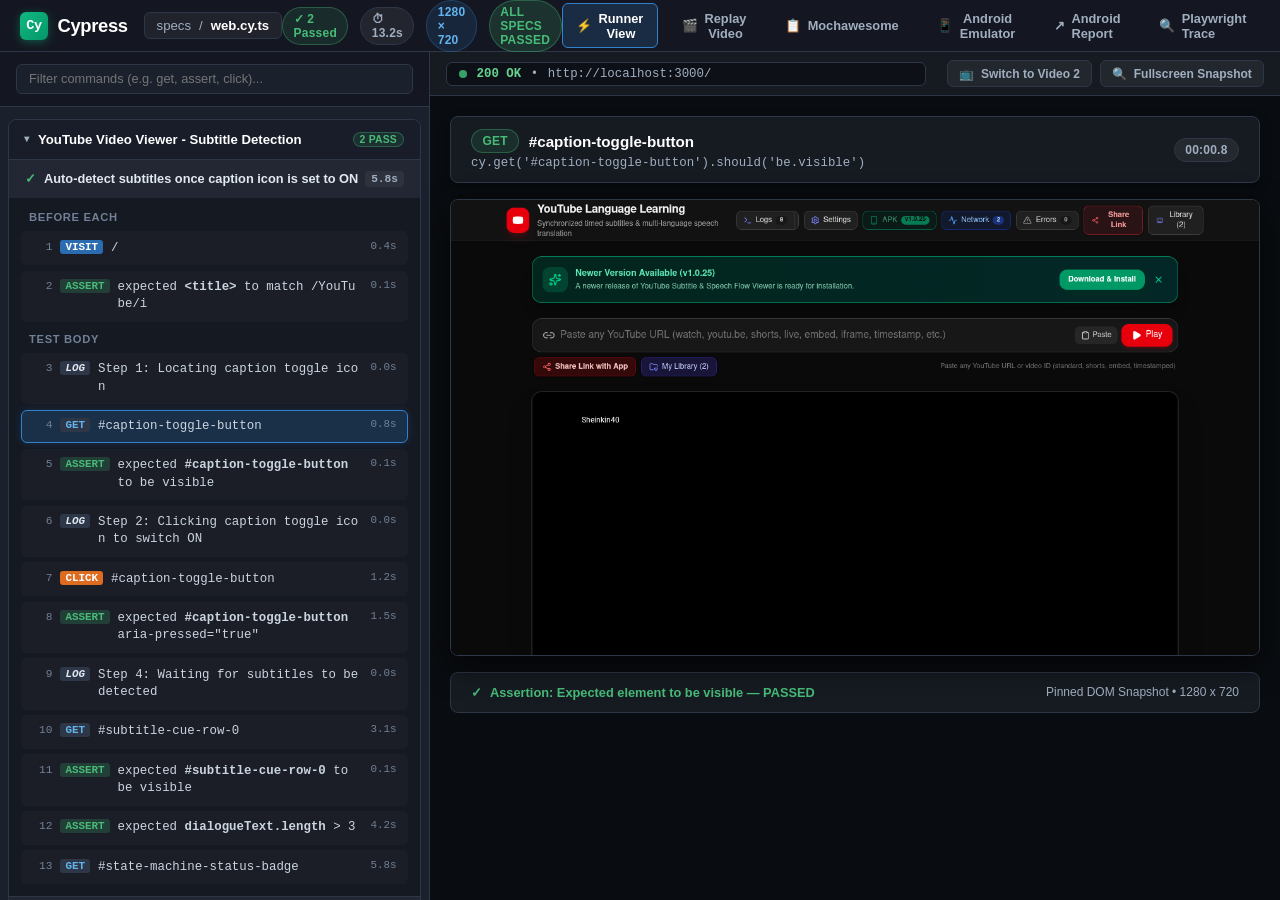
<file: index.html>
<!DOCTYPE html>
<html lang="en">
<head>
  <meta charset="UTF-8">
  <meta name="viewport" content="width=device-width, initial-scale=1.0">
  <title>Cypress Test Runner - YouTube Video Viewer E2E Presentation</title>
  <style>
    :root {
      --cy-bg: #171923;
      --cy-sidebar-bg: #1a202c;
      --cy-header-bg: #141721;
      --cy-border: #2d3748;
      --cy-card: #232a3b;
      --cy-hover: #2d3748;
      --cy-active: #2b6cb0;
      --cy-blue: #3182ce;
      --cy-blue-light: #63b3ed;
      --cy-green: #38a169;
      --cy-green-light: #48bb78;
      --cy-green-bg: rgba(56, 161, 105, 0.15);
      --cy-red: #e53e3e;
      --cy-text: #f7fafc;
      --cy-text-muted: #a0aec0;
      --cy-text-dim: #718096;
      --cy-code-bg: #11141c;
      --font-mono: SFMono-Regular, Menlo, Monaco, Consolas, "Liberation Mono", "Courier New", monospace;
      --font-sans: -apple-system, BlinkMacSystemFont, "Segoe UI", Roboto, Helvetica, Arial, sans-serif;
    }

    * { box-sizing: border-box; margin: 0; padding: 0; }
    body {
      background-color: var(--cy-bg);
      color: var(--cy-text);
      font-family: var(--font-sans);
      height: 100vh;
      overflow: hidden;
      display: flex;
      flex-direction: column;
    }

    /* CYPRESS TOP HEADER */
    .cypress-header {
      background: var(--cy-header-bg);
      border-bottom: 1px solid var(--cy-border);
      height: 52px;
      display: flex;
      align-items: center;
      justify-content: space-between;
      padding: 0 1.25rem;
      user-select: none;
      z-index: 20;
    }

    .header-left {
      display: flex;
      align-items: center;
      gap: 1rem;
    }

    .cypress-brand {
      display: flex;
      align-items: center;
      gap: 0.6rem;
      font-weight: 800;
      font-size: 1.15rem;
      letter-spacing: -0.02em;
      color: #fff;
    }

    .cy-logo-icon {
      width: 28px;
      height: 28px;
      background: linear-gradient(135deg, #10b981 0%, #059669 100%);
      color: #fff;
      border-radius: 6px;
      display: flex;
      align-items: center;
      justify-content: center;
      font-size: 0.85rem;
      font-weight: 900;
      font-family: var(--font-mono);
      box-shadow: 0 2px 8px rgba(16, 185, 129, 0.4);
    }

    .spec-breadcrumb {
      display: flex;
      align-items: center;
      gap: 0.5rem;
      font-size: 0.825rem;
      background: rgba(255, 255, 255, 0.05);
      padding: 0.3rem 0.75rem;
      border-radius: 6px;
      border: 1px solid var(--cy-border);
      color: var(--cy-text-muted);
    }
    .spec-breadcrumb strong { color: #fff; }

    .header-center {
      display: flex;
      align-items: center;
      gap: 0.75rem;
    }

    .cy-pill {
      display: inline-flex;
      align-items: center;
      gap: 0.4rem;
      padding: 0.25rem 0.65rem;
      border-radius: 9999px;
      font-size: 0.75rem;
      font-weight: 700;
      letter-spacing: 0.02em;
    }

    .pill-pass {
      background: var(--cy-green-bg);
      color: var(--cy-green-light);
      border: 1px solid rgba(72, 187, 120, 0.35);
    }

    .pill-duration {
      background: rgba(255, 255, 255, 0.06);
      color: var(--cy-text-muted);
      border: 1px solid var(--cy-border);
    }

    .pill-viewport {
      background: rgba(49, 130, 206, 0.15);
      color: var(--cy-blue-light);
      border: 1px solid rgba(49, 130, 206, 0.3);
    }

    .header-right {
      display: flex;
      align-items: center;
      gap: 0.6rem;
    }

    .nav-btn {
      display: inline-flex;
      align-items: center;
      gap: 0.4rem;
      padding: 0.4rem 0.85rem;
      border-radius: 6px;
      font-size: 0.8rem;
      font-weight: 600;
      color: var(--cy-text-muted);
      background: transparent;
      border: 1px solid transparent;
      cursor: pointer;
      transition: all 0.15s ease-in-out;
      text-decoration: none;
    }

    .nav-btn:hover {
      color: #fff;
      background: rgba(255, 255, 255, 0.06);
    }

    .nav-btn.active {
      color: #fff;
      background: rgba(49, 130, 206, 0.2);
      border-color: var(--cy-blue);
    }

    /* MAIN CONTAINER: SIDEBAR + STAGE */
    .cypress-layout {
      display: grid;
      grid-template-columns: 430px 1fr;
      height: calc(100vh - 52px);
      overflow: hidden;
    }

    @media (max-width: 1024px) {
      .cypress-layout {
        grid-template-columns: 360px 1fr;
      }
    }

    /* CYPRESS COMMAND LOG (SIDEBAR) */
    .cypress-sidebar {
      background: var(--cy-sidebar-bg);
      border-right: 1px solid var(--cy-border);
      display: flex;
      flex-direction: column;
      height: 100%;
      overflow: hidden;
    }

    .sidebar-search-bar {
      padding: 0.75rem 1rem;
      border-bottom: 1px solid var(--cy-border);
      display: flex;
      align-items: center;
      gap: 0.5rem;
      background: #141721;
    }

    .sidebar-search-bar input {
      width: 100%;
      background: #1a202c;
      border: 1px solid var(--cy-border);
      color: #fff;
      padding: 0.4rem 0.75rem;
      border-radius: 6px;
      font-size: 0.8rem;
      outline: none;
    }

    .sidebar-search-bar input:focus {
      border-color: var(--cy-blue);
    }

    .command-log-scroll {
      flex: 1;
      overflow-y: auto;
      padding: 0.75rem 0.5rem;
    }

    /* SUITE ACCORDION */
    .suite-card {
      margin-bottom: 0.75rem;
      border: 1px solid var(--cy-border);
      border-radius: 8px;
      background: rgba(255, 255, 255, 0.02);
      overflow: hidden;
    }

    .suite-header {
      padding: 0.75rem 1rem;
      background: #181d29;
      display: flex;
      align-items: center;
      justify-content: space-between;
      cursor: pointer;
      font-size: 0.825rem;
      font-weight: 700;
      color: #fff;
      border-bottom: 1px solid var(--cy-border);
      user-select: none;
    }

    .suite-header:hover {
      background: #202737;
    }

    .suite-title {
      display: flex;
      align-items: center;
      gap: 0.5rem;
    }

    .suite-toggle-icon {
      font-size: 0.65rem;
      color: var(--cy-text-muted);
      transition: transform 0.2s;
    }

    .suite-toggle-icon.open {
      transform: rotate(90deg);
    }

    /* TEST ITEM */
    .test-card {
      border-bottom: 1px solid var(--cy-border);
    }
    .test-card:last-child {
      border-bottom: none;
    }

    .test-header-bar {
      padding: 0.65rem 1rem;
      background: rgba(255, 255, 255, 0.015);
      display: flex;
      align-items: center;
      justify-content: space-between;
      cursor: pointer;
      font-size: 0.8rem;
      font-weight: 600;
      color: #e2e8f0;
      user-select: none;
      transition: background 0.15s;
    }

    .test-header-bar:hover {
      background: rgba(255, 255, 255, 0.04);
    }

    .test-title-text {
      display: flex;
      align-items: center;
      gap: 0.5rem;
      line-height: 1.35;
    }

    .test-check-icon {
      color: var(--cy-green-light);
      font-weight: 900;
    }

    .test-duration-badge {
      font-size: 0.7rem;
      font-family: var(--font-mono);
      color: var(--cy-text-muted);
      padding: 2px 6px;
      background: rgba(255, 255, 255, 0.05);
      border-radius: 4px;
    }

    /* COMMAND SECTION */
    .test-commands-wrapper {
      padding: 0.5rem 0.75rem 0.75rem;
      background: #151922;
      display: flex;
      flex-direction: column;
      gap: 0.35rem;
    }

    .command-hook-label {
      font-size: 0.7rem;
      font-weight: 800;
      text-transform: uppercase;
      letter-spacing: 0.06em;
      color: var(--cy-text-dim);
      padding: 0.35rem 0.5rem 0.15rem;
    }

    /* INDIVIDUAL COMMAND ROW */
    .cy-command-row {
      display: flex;
      align-items: flex-start;
      gap: 0.5rem;
      padding: 0.45rem 0.65rem;
      border-radius: 6px;
      font-size: 0.775rem;
      font-family: var(--font-mono);
      background: rgba(255, 255, 255, 0.025);
      border: 1px solid transparent;
      cursor: pointer;
      transition: all 0.15s;
    }

    .cy-command-row:hover {
      background: rgba(49, 130, 206, 0.1);
      border-color: rgba(49, 130, 206, 0.3);
    }

    .cy-command-row.active {
      background: rgba(49, 130, 206, 0.22);
      border-color: var(--cy-blue);
      box-shadow: 0 0 10px rgba(49, 130, 206, 0.2);
    }

    .cmd-num {
      color: var(--cy-text-dim);
      min-width: 20px;
      text-align: right;
      font-size: 0.7rem;
      user-select: none;
      padding-top: 1px;
    }

    .cmd-type {
      font-weight: 700;
      padding: 1px 5px;
      border-radius: 3px;
      font-size: 0.68rem;
      text-transform: uppercase;
    }

    .type-visit { background: #2b6cb0; color: #fff; }
    .type-get { background: #2d3748; color: #63b3ed; }
    .type-assert { background: rgba(56, 161, 105, 0.25); color: #48bb78; }
    .type-click { background: #dd6b20; color: #fff; }
    .type-type { background: #805ad5; color: #fff; }
    .type-log { background: #2d3748; color: #e2e8f0; font-style: italic; }
    .type-shot { background: #d69e2e; color: #1a202c; }

    .cmd-message {
      flex: 1;
      color: #cbd5e0;
      word-break: break-all;
      line-height: 1.4;
    }

    .cmd-time {
      color: var(--cy-text-dim);
      font-size: 0.68rem;
    }

    /* STAGE VIEW (RIGHT PANE) */
    .cypress-stage {
      display: flex;
      flex-direction: column;
      height: 100%;
      background: #0d1117;
      overflow: hidden;
    }

    /* URL / STAGE TOOLBAR */
    .stage-toolbar {
      background: #161b22;
      border-bottom: 1px solid var(--cy-border);
      height: 44px;
      display: flex;
      align-items: center;
      justify-content: space-between;
      padding: 0 1rem;
    }

    .stage-url-box {
      display: flex;
      align-items: center;
      gap: 0.6rem;
      background: #0d1117;
      border: 1px solid var(--cy-border);
      padding: 0.25rem 0.75rem;
      border-radius: 6px;
      font-size: 0.775rem;
      font-family: var(--font-mono);
      color: var(--cy-text-muted);
      width: 480px;
      max-width: 60%;
    }

    .stage-url-box .status-dot {
      width: 8px;
      height: 8px;
      border-radius: 50%;
      background: var(--cy-green);
    }

    .stage-controls {
      display: flex;
      align-items: center;
      gap: 0.5rem;
    }

    .stage-btn {
      background: rgba(255, 255, 255, 0.05);
      border: 1px solid var(--cy-border);
      color: var(--cy-text-muted);
      padding: 0.35rem 0.7rem;
      border-radius: 6px;
      font-size: 0.75rem;
      font-weight: 600;
      cursor: pointer;
      display: flex;
      align-items: center;
      gap: 0.4rem;
      transition: all 0.15s;
    }

    .stage-btn:hover {
      background: rgba(255, 255, 255, 0.1);
      color: #fff;
    }

    .stage-btn.active {
      background: var(--cy-blue);
      color: #fff;
      border-color: var(--cy-blue);
    }

    /* STAGE CONTENT AREA */
    .stage-content-area {
      flex: 1;
      overflow: auto;
      padding: 1.25rem;
      display: flex;
      flex-direction: column;
      align-items: center;
      justify-content: flex-start;
      background: #090c10;
    }

    /* TIME TRAVEL SNAPSHOT VIEW */
    .snapshot-viewer {
      width: 100%;
      max-width: 1100px;
      display: flex;
      flex-direction: column;
      gap: 1rem;
    }

    .snapshot-header-card {
      background: #161b22;
      border: 1px solid var(--cy-border);
      border-radius: 8px;
      padding: 0.75rem 1.25rem;
      display: flex;
      align-items: center;
      justify-content: space-between;
      box-shadow: 0 4px 12px rgba(0,0,0,0.3);
    }

    .snapshot-info-left h3 {
      font-size: 0.95rem;
      font-weight: 700;
      color: #fff;
      display: flex;
      align-items: center;
      gap: 0.6rem;
    }

    .snapshot-info-left p {
      font-size: 0.775rem;
      color: var(--cy-text-muted);
      margin-top: 0.2rem;
      font-family: var(--font-mono);
    }

    .snapshot-frame-wrap {
      position: relative;
      background: #000;
      border: 1px solid var(--cy-border);
      border-radius: 8px;
      overflow: hidden;
      box-shadow: 0 10px 30px rgba(0,0,0,0.6);
      cursor: zoom-in;
    }

    .snapshot-frame-wrap img {
      width: 100%;
      height: auto;
      display: block;
      transition: transform 0.2s;
    }

    .snapshot-highlight-box {
      position: absolute;
      border: 2px solid #ef4444;
      background: rgba(239, 68, 68, 0.2);
      border-radius: 4px;
      pointer-events: none;
      transition: all 0.2s ease-out;
      box-shadow: 0 0 12px rgba(239, 68, 68, 0.6);
      display: none;
    }

    .snapshot-highlight-tag {
      position: absolute;
      top: -22px;
      left: 0;
      background: #ef4444;
      color: #fff;
      font-size: 0.65rem;
      font-family: var(--font-mono);
      font-weight: 700;
      padding: 1px 6px;
      border-radius: 3px;
      white-space: nowrap;
    }

    .snapshot-footer-meta {
      background: #161b22;
      border: 1px solid var(--cy-border);
      border-radius: 8px;
      padding: 0.75rem 1.25rem;
      display: flex;
      align-items: center;
      justify-content: space-between;
      font-size: 0.8rem;
    }

    .snapshot-assertion-status {
      display: flex;
      align-items: center;
      gap: 0.5rem;
      color: var(--cy-green-light);
      font-weight: 600;
    }

    /* VIDEO PLAYER VIEW */
    .video-viewer-panel {
      width: 100%;
      max-width: 1100px;
      display: none;
      flex-direction: column;
      gap: 1.25rem;
    }

    .video-card-container {
      background: #161b22;
      border: 1px solid var(--cy-border);
      border-radius: 10px;
      overflow: hidden;
      box-shadow: 0 10px 30px rgba(0,0,0,0.6);
    }

    .video-card-container video {
      width: 100%;
      height: auto;
      display: block;
      background: #000;
    }

    .video-timeline-chapters {
      background: #161b22;
      border: 1px solid var(--cy-border);
      border-radius: 8px;
      padding: 1rem 1.25rem;
    }

    .chapters-title {
      font-size: 0.85rem;
      font-weight: 700;
      color: #fff;
      margin-bottom: 0.75rem;
      display: flex;
      align-items: center;
      gap: 0.5rem;
    }

    .chapter-buttons-grid {
      display: grid;
      grid-template-columns: repeat(auto-fit, minmax(180px, 1fr));
      gap: 0.6rem;
    }

    .chapter-btn {
      background: rgba(255, 255, 255, 0.03);
      border: 1px solid var(--cy-border);
      border-radius: 6px;
      padding: 0.5rem 0.75rem;
      color: var(--cy-text);
      font-size: 0.75rem;
      font-weight: 600;
      text-align: left;
      cursor: pointer;
      display: flex;
      flex-direction: column;
      gap: 0.2rem;
      transition: all 0.15s;
    }

    .chapter-btn:hover {
      background: rgba(49, 130, 206, 0.15);
      border-color: var(--cy-blue);
    }

    .chapter-step-num {
      color: var(--cy-green-light);
      font-size: 0.68rem;
      font-weight: 800;
    }

    /* MOCHAWESOME & ANDROID VIEW PANELS */
    .mochawesome-panel {
      width: 100%;
      height: 100%;
      min-height: calc(100vh - 140px);
      flex: 1;
      display: none;
    }

    .mochawesome-panel iframe {
      width: 100%;
      height: 100%;
      min-height: calc(100vh - 140px);
      border: none;
      border-radius: 8px;
    }

    /* LIGHTBOX MODAL */
    .lightbox-modal {
      display: none;
      position: fixed;
      inset: 0;
      background: rgba(0, 0, 0, 0.9);
      backdrop-filter: blur(8px);
      z-index: 1000;
      padding: 2rem;
      align-items: center;
      justify-content: center;
      flex-direction: column;
    }
    .lightbox-modal.open {
      display: flex;
    }
    .lightbox-content {
      max-width: 95vw;
      max-height: 85vh;
      border-radius: 8px;
      border: 1px solid var(--cy-border);
      box-shadow: 0 20px 60px rgba(0,0,0,0.8);
      object-fit: contain;
    }
    .lightbox-caption {
      margin-top: 1rem;
      font-size: 0.95rem;
      font-weight: 600;
      color: #f7fafc;
      font-family: var(--font-mono);
    }
    .lightbox-close {
      position: absolute;
      top: 1.5rem;
      right: 2rem;
      font-size: 2rem;
      color: #fff;
      cursor: pointer;
      background: rgba(255, 255, 255, 0.1);
      width: 44px;
      height: 44px;
      border-radius: 50%;
      display: flex;
      align-items: center;
      justify-content: center;
      transition: background 0.2s;
    }
    .lightbox-close:hover {
      background: rgba(255, 255, 255, 0.25);
    }
  </style>
</head>
<body>

  <!-- TOP HEADER -->
  <header class="cypress-header">
    <div class="header-left">
      <div class="cypress-brand">
        <div class="cy-logo-icon">Cy</div>
        <span>Cypress</span>
      </div>
      <div class="spec-breadcrumb">
        <span>specs</span>
        <span>/</span>
        <strong>web.cy.ts</strong>
      </div>
    </div>

    <div class="header-center">
      <span class="cy-pill pill-pass">✓ 2 Passed</span>
      <span class="cy-pill pill-duration">⏱ 13.2s</span>
      <span class="cy-pill pill-viewport">1280 × 720</span>
      <span class="cy-pill pill-pass" style="background: rgba(56, 161, 105, 0.2);">ALL SPECS PASSED</span>
    </div>

    <div class="header-right">
      <button class="nav-btn active" id="btn-view-runner" onclick="setMainView('runner')">
        <span>⚡</span> Runner View
      </button>
      <button class="nav-btn" id="btn-view-video" onclick="setMainView('video')">
        <span>🎬</span> Replay Video
      </button>
      <button class="nav-btn" id="btn-view-mochawesome" onclick="setMainView('mochawesome')">
        <span>📋</span> Mochawesome
      </button>
      <button class="nav-btn" id="btn-view-android" onclick="setMainView('android')">
        <span>📱</span> Android Emulator
      </button>
      <a href="android-emulator-report.html" class="nav-btn" target="_blank" title="Open full Android Emulator Report">
        <span>↗</span> Android Report
      </a>
      <a href="playwright/index.html" class="nav-btn" target="_blank">
        <span>🔍</span> Playwright Trace
      </a>
      <a href="demo/index.html" class="nav-btn" target="_blank" title="Open Isolated Hebrew Subtitles Mini Demo Sandbox">
        <span>🎯</span> Hebrew Mini Demo
      </a>
      <a href="app/index.html" class="nav-btn" target="_blank" title="Open Live Web Application">
        <span>🌐</span> Live App
      </a>
    </div>
  </header>

  <!-- MAIN 2-COLUMN CYPRESS LAYOUT -->
  <main class="cypress-layout">

    <!-- LEFT SIDEBAR: CYPRESS COMMAND LOG -->
    <aside class="cypress-sidebar">
      <div class="sidebar-search-bar">
        <input type="text" id="command-filter" placeholder="Filter commands (e.g. get, assert, click)..." oninput="filterCommands()">
      </div>

      <div class="command-log-scroll">
        <!-- TEST SUITE -->
        <div class="suite-card">
          <div class="suite-header" onclick="toggleSuite('suite-1')">
            <div class="suite-title">
              <span class="suite-toggle-icon open" id="suite-1-arrow">&#9656;</span>
              <span>YouTube Video Viewer - Subtitle Detection</span>
            </div>
            <span class="cy-pill pill-pass" style="font-size: 0.65rem; padding: 1px 6px;">2 PASS</span>
          </div>

          <div id="suite-1-body">
            <!-- TEST 1 -->
            <div class="test-card">
              <div class="test-header-bar" onclick="selectTest(1)">
                <div class="test-title-text">
                  <span class="test-check-icon">✓</span>
                  <span>Auto-detect subtitles once caption icon is set to ON</span>
                </div>
                <span class="test-duration-badge">5.8s</span>
              </div>

              <div class="test-commands-wrapper" id="test-1-commands">
                <div class="command-hook-label">BEFORE EACH</div>
                
                <div class="cy-command-row" onclick="inspectStep(1, 0, 'assets/test1-step1.png', 'visit', '/', 'Navigated to application root', null)">
                  <span class="cmd-num">1</span>
                  <span class="cmd-type type-visit">VISIT</span>
                  <span class="cmd-message">/</span>
                  <span class="cmd-time">0.4s</span>
                </div>

                <div class="cy-command-row" onclick="inspectStep(1, 0, 'assets/test1-step1.png', 'assert', 'expected <title> to match /YouTube/i', 'Title matched regular expression', null)">
                  <span class="cmd-num">2</span>
                  <span class="cmd-type type-assert">ASSERT</span>
                  <span class="cmd-message">expected <strong>&lt;title&gt;</strong> to match /YouTube/i</span>
                  <span class="cmd-time">0.1s</span>
                </div>

                <div class="command-hook-label">TEST BODY</div>

                <!-- STEP 1 -->
                <div class="cy-command-row" onclick="inspectStep(1, 1, 'assets/test1-step1.png', 'log', 'Step 1: Locating caption toggle icon on the video player', 'Starting Step 1', null)">
                  <span class="cmd-num">3</span>
                  <span class="cmd-type type-log">LOG</span>
                  <span class="cmd-message">Step 1: Locating caption toggle icon</span>
                  <span class="cmd-time">0.0s</span>
                </div>

                <div class="cy-command-row active" id="cmd-1-1" onclick="inspectStep(1, 1, 'assets/test1-step1.png', 'get', '#caption-toggle-button', 'Found element in DOM', {top: '48%', left: '72%', width: '42px', height: '36px', tag: 'button#caption-toggle-button'})">
                  <span class="cmd-num">4</span>
                  <span class="cmd-type type-get">GET</span>
                  <span class="cmd-message">#caption-toggle-button</span>
                  <span class="cmd-time">0.8s</span>
                </div>

                <div class="cy-command-row" onclick="inspectStep(1, 1, 'assets/test1-step1.png', 'assert', 'expected #caption-toggle-button to be visible', 'Element is visible in viewport', {top: '48%', left: '72%', width: '42px', height: '36px', tag: 'button#caption-toggle-button'})">
                  <span class="cmd-num">5</span>
                  <span class="cmd-type type-assert">ASSERT</span>
                  <span class="cmd-message">expected <strong>#caption-toggle-button</strong> to be visible</span>
                  <span class="cmd-time">0.1s</span>
                </div>

                <!-- STEP 2 -->
                <div class="cy-command-row" onclick="inspectStep(1, 2, 'assets/test1-step2.png', 'log', 'Step 2: Checking caption toggle initial state and click', 'Checking initial state', null)">
                  <span class="cmd-num">6</span>
                  <span class="cmd-type type-log">LOG</span>
                  <span class="cmd-message">Step 2: Clicking caption toggle icon to switch ON</span>
                  <span class="cmd-time">0.0s</span>
                </div>

                <div class="cy-command-row" id="cmd-1-2" onclick="inspectStep(1, 2, 'assets/test1-step2.png', 'click', '#caption-toggle-button', 'Dispatched native click event', {top: '48%', left: '72%', width: '42px', height: '36px', tag: 'button#caption-toggle-button'})">
                  <span class="cmd-num">7</span>
                  <span class="cmd-type type-click">CLICK</span>
                  <span class="cmd-message">#caption-toggle-button</span>
                  <span class="cmd-time">1.2s</span>
                </div>

                <!-- STEP 3 -->
                <div class="cy-command-row" id="cmd-1-3" onclick="inspectStep(1, 3, 'assets/test1-step3.png', 'assert', 'expected #caption-toggle-button to have attribute aria-pressed with the value true', 'Attribute assertion verified', {top: '48%', left: '72%', width: '42px', height: '36px', tag: 'button[aria-pressed=true]'})">
                  <span class="cmd-num">8</span>
                  <span class="cmd-type type-assert">ASSERT</span>
                  <span class="cmd-message">expected <strong>#caption-toggle-button</strong> aria-pressed="true"</span>
                  <span class="cmd-time">1.5s</span>
                </div>

                <!-- STEP 4 -->
                <div class="cy-command-row" onclick="inspectStep(1, 4, 'assets/test1-step4.png', 'log', 'Step 4: Waiting for subtitles to be detected and rendered', 'Polling for subtitle cues in DOM', null)">
                  <span class="cmd-num">9</span>
                  <span class="cmd-type type-log">LOG</span>
                  <span class="cmd-message">Step 4: Waiting for subtitles to be detected</span>
                  <span class="cmd-time">0.0s</span>
                </div>

                <div class="cy-command-row" id="cmd-1-4" onclick="inspectStep(1, 4, 'assets/test1-step4.png', 'get', '#subtitle-cue-row-0', 'Subtitle container element detected', {top: '64%', left: '15%', width: '70%', height: '80px', tag: '#subtitle-cue-row-0'})">
                  <span class="cmd-num">10</span>
                  <span class="cmd-type type-get">GET</span>
                  <span class="cmd-message">#subtitle-cue-row-0</span>
                  <span class="cmd-time">3.1s</span>
                </div>

                <div class="cy-command-row" onclick="inspectStep(1, 4, 'assets/test1-step4.png', 'assert', 'expected #subtitle-cue-row-0 to be visible', 'First cue row successfully displayed', {top: '64%', left: '15%', width: '70%', height: '80px', tag: '#subtitle-cue-row-0'})">
                  <span class="cmd-num">11</span>
                  <span class="cmd-type type-assert">ASSERT</span>
                  <span class="cmd-message">expected <strong>#subtitle-cue-row-0</strong> to be visible</span>
                  <span class="cmd-time">0.1s</span>
                </div>

                <!-- STEP 5 -->
                <div class="cy-command-row" id="cmd-1-5" onclick="inspectStep(1, 5, 'assets/test1-step5.png', 'assert', 'expected dialogueText.length to be greater than 3', 'Dialogue text length: 48 chars (Valid speech text)', {top: '68%', left: '20%', width: '60%', height: '40px', tag: '.subtitle-text'})">
                  <span class="cmd-num">12</span>
                  <span class="cmd-type type-assert">ASSERT</span>
                  <span class="cmd-message">expected <strong>dialogueText.length</strong> &gt; 3</span>
                  <span class="cmd-time">4.2s</span>
                </div>

                <!-- STEP 6 -->
                <div class="cy-command-row" id="cmd-1-6" onclick="inspectStep(1, 6, 'assets/test1-step6.png', 'get', '#state-machine-status-badge', 'Redux State Machine status validated', {top: '12px', right: '20px', width: '140px', height: '30px', tag: '#state-machine-status-badge'})">
                  <span class="cmd-num">13</span>
                  <span class="cmd-type type-get">GET</span>
                  <span class="cmd-message">#state-machine-status-badge</span>
                  <span class="cmd-time">5.8s</span>
                </div>
              </div>
            </div>

            <!-- TEST 2 -->
            <div class="test-card">
              <div class="test-header-bar" onclick="selectTest(2)">
                <div class="test-title-text">
                  <span class="test-check-icon">✓</span>
                  <span>Fetch subtitles when caption icon pressed after custom URL</span>
                </div>
                <span class="test-duration-badge">7.4s</span>
              </div>

              <div class="test-commands-wrapper" id="test-2-commands">
                <div class="command-hook-label">TEST BODY</div>

                <!-- TEST 2 STEP 1 -->
                <div class="cy-command-row" id="cmd-2-1" onclick="inspectStep(2, 1, 'assets/test2-step1.png', 'type', '#youtube-url-input', 'Input URL: https://www.youtube.com/watch?v=c0pUbsq9FLk', {top: '12%', left: '20%', width: '55%', height: '38px', tag: 'input#youtube-url-input'})">
                  <span class="cmd-num">1</span>
                  <span class="cmd-type type-type">TYPE</span>
                  <span class="cmd-message">https://www.youtube.com/watch?v=c0pUbsq9FLk</span>
                  <span class="cmd-time">1.1s</span>
                </div>

                <!-- TEST 2 STEP 2 -->
                <div class="cy-command-row" id="cmd-2-2" onclick="inspectStep(2, 2, 'assets/test2-step2.png', 'click', '#play-video-button', 'Cueing YouTube player with target URL', {top: '12%', left: '76%', width: '110px', height: '38px', tag: 'button#play-video-button'})">
                  <span class="cmd-num">2</span>
                  <span class="cmd-type type-click">CLICK</span>
                  <span class="cmd-message">#play-video-button</span>
                  <span class="cmd-time">1.9s</span>
                </div>

                <!-- TEST 2 STEP 3 -->
                <div class="cy-command-row" id="cmd-2-3" onclick="inspectStep(2, 3, 'assets/test2-step3.png', 'get', '#caption-toggle-button', 'Locate caption toggle button', {top: '48%', left: '72%', width: '42px', height: '36px', tag: 'button#caption-toggle-button'})">
                  <span class="cmd-num">3</span>
                  <span class="cmd-type type-get">GET</span>
                  <span class="cmd-message">#caption-toggle-button</span>
                  <span class="cmd-time">2.6s</span>
                </div>

                <!-- TEST 2 STEP 4 -->
                <div class="cy-command-row" id="cmd-2-4" onclick="inspectStep(2, 4, 'assets/test2-step4.png', 'click', '#caption-toggle-button', 'Activated caption icon -> aria-pressed=true', {top: '48%', left: '72%', width: '42px', height: '36px', tag: 'button#caption-toggle-button'})">
                  <span class="cmd-num">4</span>
                  <span class="cmd-type type-click">CLICK</span>
                  <span class="cmd-message">#caption-toggle-button (aria-pressed=true)</span>
                  <span class="cmd-time">3.4s</span>
                </div>

                <!-- TEST 2 STEP 5 -->
                <div class="cy-command-row" id="cmd-2-5" onclick="inspectStep(2, 5, 'assets/test2-step5.png', 'get', '#subtitle-cue-row-0', 'Fetched real subtitles for c0pUbsq9FLk', {top: '64%', left: '15%', width: '70%', height: '80px', tag: '#subtitle-cue-row-0'})">
                  <span class="cmd-num">5</span>
                  <span class="cmd-type type-get">GET</span>
                  <span class="cmd-message">#subtitle-cue-row-0</span>
                  <span class="cmd-time">5.7s</span>
                </div>

                <!-- TEST 2 STEP 6 -->
                <div class="cy-command-row" id="cmd-2-6" onclick="inspectStep(2, 6, 'assets/test2-step6.png', 'assert', 'expected dialogueText.length > 3', 'Verified dialogue text from custom video', {top: '68%', left: '20%', width: '60%', height: '40px', tag: '.subtitle-text'})">
                  <span class="cmd-num">6</span>
                  <span class="cmd-type type-assert">ASSERT</span>
                  <span class="cmd-message">expected <strong>dialogueText.length</strong> &gt; 3</span>
                  <span class="cmd-time">7.4s</span>
                </div>
              </div>
            </div>
          </div>
        </div>
      </div>
    </aside>

    <!-- RIGHT STAGE: APP VIEWPORT & ARTIFACT VIEWERS -->
    <section class="cypress-stage">
      <!-- ADDRESS BAR -->
      <div class="stage-toolbar">
        <div class="stage-url-box">
          <span class="status-dot"></span>
          <span style="color: #68d391; font-weight: 700;">200 OK</span>
          <span>&bull;</span>
          <span id="stage-url-display">http://localhost:3000/</span>
        </div>

        <div class="stage-controls">
          <button class="stage-btn" onclick="switchActiveTestVideo()">
            <span>📺</span> <span id="toggle-video-label">Switch to Video 2</span>
          </button>
          <button class="stage-btn" onclick="openActiveLightbox()">
            <span>🔍</span> Fullscreen Snapshot
          </button>
        </div>
      </div>

      <!-- VIEWPORT STAGE CONTAINER -->
      <div class="stage-content-area" id="stage-content-area">

        <!-- TIME TRAVEL SNAPSHOT PANEL -->
        <div class="snapshot-viewer" id="snapshot-panel">
          <div class="snapshot-header-card">
            <div class="snapshot-info-left">
              <h3 id="snapshot-title">
                <span class="cy-pill pill-pass" id="snapshot-badge">GET</span>
                <span id="snapshot-name">#caption-toggle-button</span>
              </h3>
              <p id="snapshot-subtext">cy.get('#caption-toggle-button').should('be.visible')</p>
            </div>
            <div>
              <span class="cy-pill pill-duration" id="snapshot-time-badge">00:00.8</span>
            </div>
          </div>

          <div class="snapshot-frame-wrap" onclick="openActiveLightbox()">
            <img id="snapshot-main-img" src="assets/test1-step1.png" alt="Cypress Time Travel Snapshot">
            
            <!-- ELEMENT HIGHLIGHT OVERLAY (CYPRESS INSPECTION BOX) -->
            <div class="snapshot-highlight-box" id="highlight-box">
              <span class="snapshot-highlight-tag" id="highlight-tag">#caption-toggle-button</span>
            </div>
          </div>

          <div class="snapshot-footer-meta">
            <div class="snapshot-assertion-status">
              <span>✓</span>
              <span id="snapshot-result-msg">Assertion: Expected element to be visible — PASSED</span>
            </div>
            <div style="color: var(--cy-text-muted); font-size: 0.75rem;">
              Pinned DOM Snapshot &bull; 1280 x 720
            </div>
          </div>
        </div>

        <!-- VIDEO EXECUTION PANEL -->
        <div class="video-viewer-panel" id="video-panel">
          <div class="video-card-container">
            <video id="cypress-main-video" controls autoplay loop muted playsinline poster="assets/test1-step6.png">
              <source src="assets/test1-video.webm" type="video/webm">
              <source src="assets/test1-video.mp4" type="video/mp4">
              Your browser does not support HTML5 video playback.
            </video>
          </div>

          <div class="video-timeline-chapters">
            <div class="chapters-title">
              <span>🎬</span>
              <span id="video-chapters-title">Execution Timeline Chapters (Test 1: Auto-Detect Captions)</span>
            </div>
            <div class="chapter-buttons-grid" id="chapter-buttons">
              <button class="chapter-btn" onclick="seekVideo(0.5, 'assets/test1-step1.png', 'Step 1: Locate caption toggle')">
                <span class="chapter-step-num">STEP 1 &bull; 0.5s</span>
                <span>Locate caption toggle icon</span>
              </button>
              <button class="chapter-btn" onclick="seekVideo(1.2, 'assets/test1-step2.png', 'Step 2: Toggle caption icon ON')">
                <span class="chapter-step-num">STEP 2 &bull; 1.2s</span>
                <span>Toggle caption icon ON</span>
              </button>
              <button class="chapter-btn" onclick="seekVideo(1.5, 'assets/test1-step3.png', 'Step 3: Verify aria-pressed=true')">
                <span class="chapter-step-num">STEP 3 &bull; 1.5s</span>
                <span>Verify aria-pressed="true"</span>
              </button>
              <button class="chapter-btn" onclick="seekVideo(3.1, 'assets/test1-step4.png', 'Step 4: Auto-detect & render cues')">
                <span class="chapter-step-num">STEP 4 &bull; 3.1s</span>
                <span>Auto-detect & render cues</span>
              </button>
              <button class="chapter-btn" onclick="seekVideo(4.2, 'assets/test1-step5.png', 'Step 5: Verify dialogue text')">
                <span class="chapter-step-num">STEP 5 &bull; 4.2s</span>
                <span>Verify spoken dialogue</span>
              </button>
              <button class="chapter-btn" onclick="seekVideo(5.5, 'assets/test1-step6.png', 'Step 6: Confirm State Machine active')">
                <span class="chapter-step-num">STEP 6 &bull; 5.5s</span>
                <span>Redux State Machine active</span>
              </button>
            </div>
          </div>
        </div>

        <!-- MOCHAWESOME VIEW PANEL -->
        <div class="mochawesome-panel" id="mochawesome-panel">
          <iframe src="mochawesome.html" title="Mochawesome Test Suite Report"></iframe>
        </div>

        <!-- ANDROID EMULATOR VIEW PANEL -->
        <div class="mochawesome-panel" id="android-panel" style="display: none;">
          <iframe src="android-emulator-report.html" title="Android Emulator E2E Report"></iframe>
        </div>

      </div>
    </section>
  </main>

  <!-- LIGHTBOX MODAL -->
  <div id="lightbox" class="lightbox-modal" onclick="closeLightbox(event)">
    <div class="lightbox-close" onclick="closeLightbox(event)">&times;</div>
    <img id="lightbox-img" class="lightbox-content" src="assets/test1-step1.png" alt="Enlarged Cypress Snapshot">
    <div id="lightbox-caption" class="lightbox-caption">Cypress Execution Step Snapshot</div>
  </div>

  <script>
    let currentTestId = 1;
    let currentActiveVideo = 1;
    let activeSnapshotSrc = 'assets/test1-step1.png';
    let activeSnapshotTitle = 'Locate caption toggle icon on video player';

    function setMainView(view) {
      document.querySelectorAll('.nav-btn').forEach(btn => btn.classList.remove('active'));
      const snapshotPanel = document.getElementById('snapshot-panel');
      const videoPanel = document.getElementById('video-panel');
      const mochawesomePanel = document.getElementById('mochawesome-panel');
      const androidPanel = document.getElementById('android-panel');

      if (view === 'runner') {
        document.getElementById('btn-view-runner').classList.add('active');
        snapshotPanel.style.display = 'flex';
        videoPanel.style.display = 'none';
        mochawesomePanel.style.display = 'none';
        if (androidPanel) androidPanel.style.display = 'none';
      } else if (view === 'video') {
        document.getElementById('btn-view-video').classList.add('active');
        snapshotPanel.style.display = 'none';
        videoPanel.style.display = 'flex';
        mochawesomePanel.style.display = 'none';
        if (androidPanel) androidPanel.style.display = 'none';
        const vid = document.getElementById('cypress-main-video');
        vid.play().catch(() => {});
      } else if (view === 'mochawesome') {
        document.getElementById('btn-view-mochawesome').classList.add('active');
        snapshotPanel.style.display = 'none';
        videoPanel.style.display = 'none';
        mochawesomePanel.style.display = 'block';
        if (androidPanel) androidPanel.style.display = 'none';
      } else if (view === 'android') {
        const btnAndroid = document.getElementById('btn-view-android');
        if (btnAndroid) btnAndroid.classList.add('active');
        snapshotPanel.style.display = 'none';
        videoPanel.style.display = 'none';
        mochawesomePanel.style.display = 'none';
        if (androidPanel) androidPanel.style.display = 'block';
      }

      // Keep URL hash updated for direct linking
      try {
        if (window.location.hash !== '#' + view) {
          history.replaceState(null, '', '#' + view);
        }
      } catch (e) {}
    }

    function inspectStep(testId, stepNum, imgSrc, cmdType, cmdName, resultMsg, highlight) {
      // Ensure runner view is visible
      setMainView('runner');

      // Update active row highlighting
      document.querySelectorAll('.cy-command-row').forEach(row => row.classList.remove('active'));
      if (window.event && window.event.currentTarget) {
        window.event.currentTarget.classList.add('active');
      }

      // Update metadata
      activeSnapshotSrc = imgSrc;
      activeSnapshotTitle = `Test ${testId} - Step ${stepNum}: ${cmdType.toUpperCase()} ${cmdName}`;

      document.getElementById('snapshot-main-img').src = imgSrc;
      document.getElementById('snapshot-badge').textContent = cmdType.toUpperCase();
      document.getElementById('snapshot-badge').className = 'cy-pill ' + (cmdType === 'assert' ? 'pill-pass' : 'pill-viewport');
      document.getElementById('snapshot-name').textContent = cmdName;
      document.getElementById('snapshot-subtext').textContent = `cy.${cmdType}('${cmdName}')`;
      document.getElementById('snapshot-result-msg').textContent = `✓ ${resultMsg}`;

      // Update highlight box
      const box = document.getElementById('highlight-box');
      const tag = document.getElementById('highlight-tag');

      if (highlight) {
        box.style.display = 'block';
        if (highlight.top) box.style.top = highlight.top;
        if (highlight.left) box.style.left = highlight.left;
        if (highlight.right) {
          box.style.right = highlight.right;
          box.style.left = 'auto';
        } else {
          box.style.right = 'auto';
        }
        if (highlight.bottom) {
          box.style.bottom = highlight.bottom;
          box.style.top = 'auto';
        }
        box.style.width = highlight.width || '60px';
        box.style.height = highlight.height || '40px';
        tag.textContent = highlight.tag || cmdName;
      } else {
        box.style.display = 'none';
      }
    }

    function selectTest(testId) {
      currentTestId = testId;
      if (testId === 1) {
        inspectStep(1, 1, 'assets/test1-step1.png', 'get', '#caption-toggle-button', 'Element located in DOM', {top: '48%', left: '72%', width: '42px', height: '36px', tag: 'button#caption-toggle-button'});
      } else {
        inspectStep(2, 1, 'assets/test2-step1.png', 'type', '#youtube-url-input', 'Target YouTube URL entered', {top: '12%', left: '20%', width: '55%', height: '38px', tag: 'input#youtube-url-input'});
      }
    }

    function toggleSuite(suiteId) {
      const body = document.getElementById(suiteId + '-body');
      const arrow = document.getElementById(suiteId + '-arrow');
      if (body.style.display === 'none') {
        body.style.display = 'block';
        arrow.classList.add('open');
      } else {
        body.style.display = 'none';
        arrow.classList.remove('open');
      }
    }

    function switchActiveTestVideo() {
      const vid = document.getElementById('cypress-main-video');
      const label = document.getElementById('toggle-video-label');
      const title = document.getElementById('video-chapters-title');
      const grid = document.getElementById('chapter-buttons');

      if (currentActiveVideo === 1) {
        currentActiveVideo = 2;
        vid.src = 'assets/test2-video.webm';
        vid.poster = 'assets/test2-step6.png';
        label.textContent = 'Switch to Video 1';
        title.textContent = 'Execution Timeline Chapters (Test 2: Custom YouTube URL)';
        grid.innerHTML = `
          <button class="chapter-btn" onclick="seekVideo(1.1, 'assets/test2-step1.png', 'Step 1: Enter custom URL')">
            <span class="chapter-step-num">STEP 1 &bull; 1.1s</span>
            <span>Enter custom YouTube URL</span>
          </button>
          <button class="chapter-btn" onclick="seekVideo(1.9, 'assets/test2-step2.png', 'Step 2: Cue video player')">
            <span class="chapter-step-num">STEP 2 &bull; 1.9s</span>
            <span>Click Play Video button</span>
          </button>
          <button class="chapter-btn" onclick="seekVideo(2.6, 'assets/test2-step3.png', 'Step 3: Locate caption toggle')">
            <span class="chapter-step-num">STEP 3 &bull; 2.6s</span>
            <span>Locate caption toggle button</span>
          </button>
          <button class="chapter-btn" onclick="seekVideo(3.4, 'assets/test2-step4.png', 'Step 4: Toggle captions ON')">
            <span class="chapter-step-num">STEP 4 &bull; 3.4s</span>
            <span>Toggle captions to ON</span>
          </button>
          <button class="chapter-btn" onclick="seekVideo(5.7, 'assets/test2-step5.png', 'Step 5: Subtitles rendered')">
            <span class="chapter-step-num">STEP 5 &bull; 5.7s</span>
            <span>Subtitles stream rendered</span>
          </button>
          <button class="chapter-btn" onclick="seekVideo(7.0, 'assets/test2-step6.png', 'Step 6: Verified speech dialogue')">
            <span class="chapter-step-num">STEP 6 &bull; 7.0s</span>
            <span>Spoken dialogue verified</span>
          </button>
        `;
      } else {
        currentActiveVideo = 1;
        vid.src = 'assets/test1-video.webm';
        vid.poster = 'assets/test1-step6.png';
        label.textContent = 'Switch to Video 2';
        title.textContent = 'Execution Timeline Chapters (Test 1: Auto-Detect Captions)';
        grid.innerHTML = `
          <button class="chapter-btn" onclick="seekVideo(0.5, 'assets/test1-step1.png', 'Step 1: Locate caption toggle')">
            <span class="chapter-step-num">STEP 1 &bull; 0.5s</span>
            <span>Locate caption toggle icon</span>
          </button>
          <button class="chapter-btn" onclick="seekVideo(1.2, 'assets/test1-step2.png', 'Step 2: Toggle caption icon ON')">
            <span class="chapter-step-num">STEP 2 &bull; 1.2s</span>
            <span>Toggle caption icon ON</span>
          </button>
          <button class="chapter-btn" onclick="seekVideo(1.5, 'assets/test1-step3.png', 'Step 3: Verify aria-pressed=true')">
            <span class="chapter-step-num">STEP 3 &bull; 1.5s</span>
            <span>Verify aria-pressed="true"</span>
          </button>
          <button class="chapter-btn" onclick="seekVideo(3.1, 'assets/test1-step4.png', 'Step 4: Auto-detect & render cues')">
            <span class="chapter-step-num">STEP 4 &bull; 3.1s</span>
            <span>Auto-detect & render cues</span>
          </button>
          <button class="chapter-btn" onclick="seekVideo(4.2, 'assets/test1-step5.png', 'Step 5: Verify dialogue text')">
            <span class="chapter-step-num">STEP 5 &bull; 4.2s</span>
            <span>Verify spoken dialogue</span>
          </button>
          <button class="chapter-btn" onclick="seekVideo(5.5, 'assets/test1-step6.png', 'Step 6: Confirm State Machine active')">
            <span class="chapter-step-num">STEP 6 &bull; 5.5s</span>
            <span>Redux State Machine active</span>
          </button>
        `;
      }
      setMainView('video');
    }

    function seekVideo(timeSeconds, snapshotImg, title) {
      setMainView('video');
      const vid = document.getElementById('cypress-main-video');
      vid.currentTime = timeSeconds;
      vid.play().catch(() => {});
    }

    function filterCommands() {
      const val = document.getElementById('command-filter').value.toLowerCase();
      document.querySelectorAll('.cy-command-row').forEach(row => {
        const text = row.textContent.toLowerCase();
        row.style.display = text.includes(val) ? 'flex' : 'none';
      });
    }

    function openActiveLightbox() {
      const modal = document.getElementById('lightbox');
      const img = document.getElementById('lightbox-img');
      const cap = document.getElementById('lightbox-caption');
      img.src = activeSnapshotSrc;
      cap.textContent = activeSnapshotTitle;
      modal.classList.add('open');
    }

    function closeLightbox(e) {
      if (e.target.id === 'lightbox' || e.target.classList.contains('lightbox-close')) {
        document.getElementById('lightbox').classList.remove('open');
      }
    }

    // Auto-detect view from URL hash or query param (e.g. #android or ?view=android)
    function checkInitialView() {
      const hash = window.location.hash.replace('#', '').toLowerCase();
      const params = new URLSearchParams(window.location.search);
      const viewParam = params.get('view');
      const target = hash || viewParam;
      if (target === 'android') {
        setMainView('android');
      } else if (target === 'mochawesome') {
        setMainView('mochawesome');
      } else if (target === 'video') {
        setMainView('video');
      } else if (target === 'runner') {
        setMainView('runner');
      }
    }

    window.addEventListener('DOMContentLoaded', checkInitialView);
    window.addEventListener('hashchange', checkInitialView);
  </script>
</body>
</html>
</file>
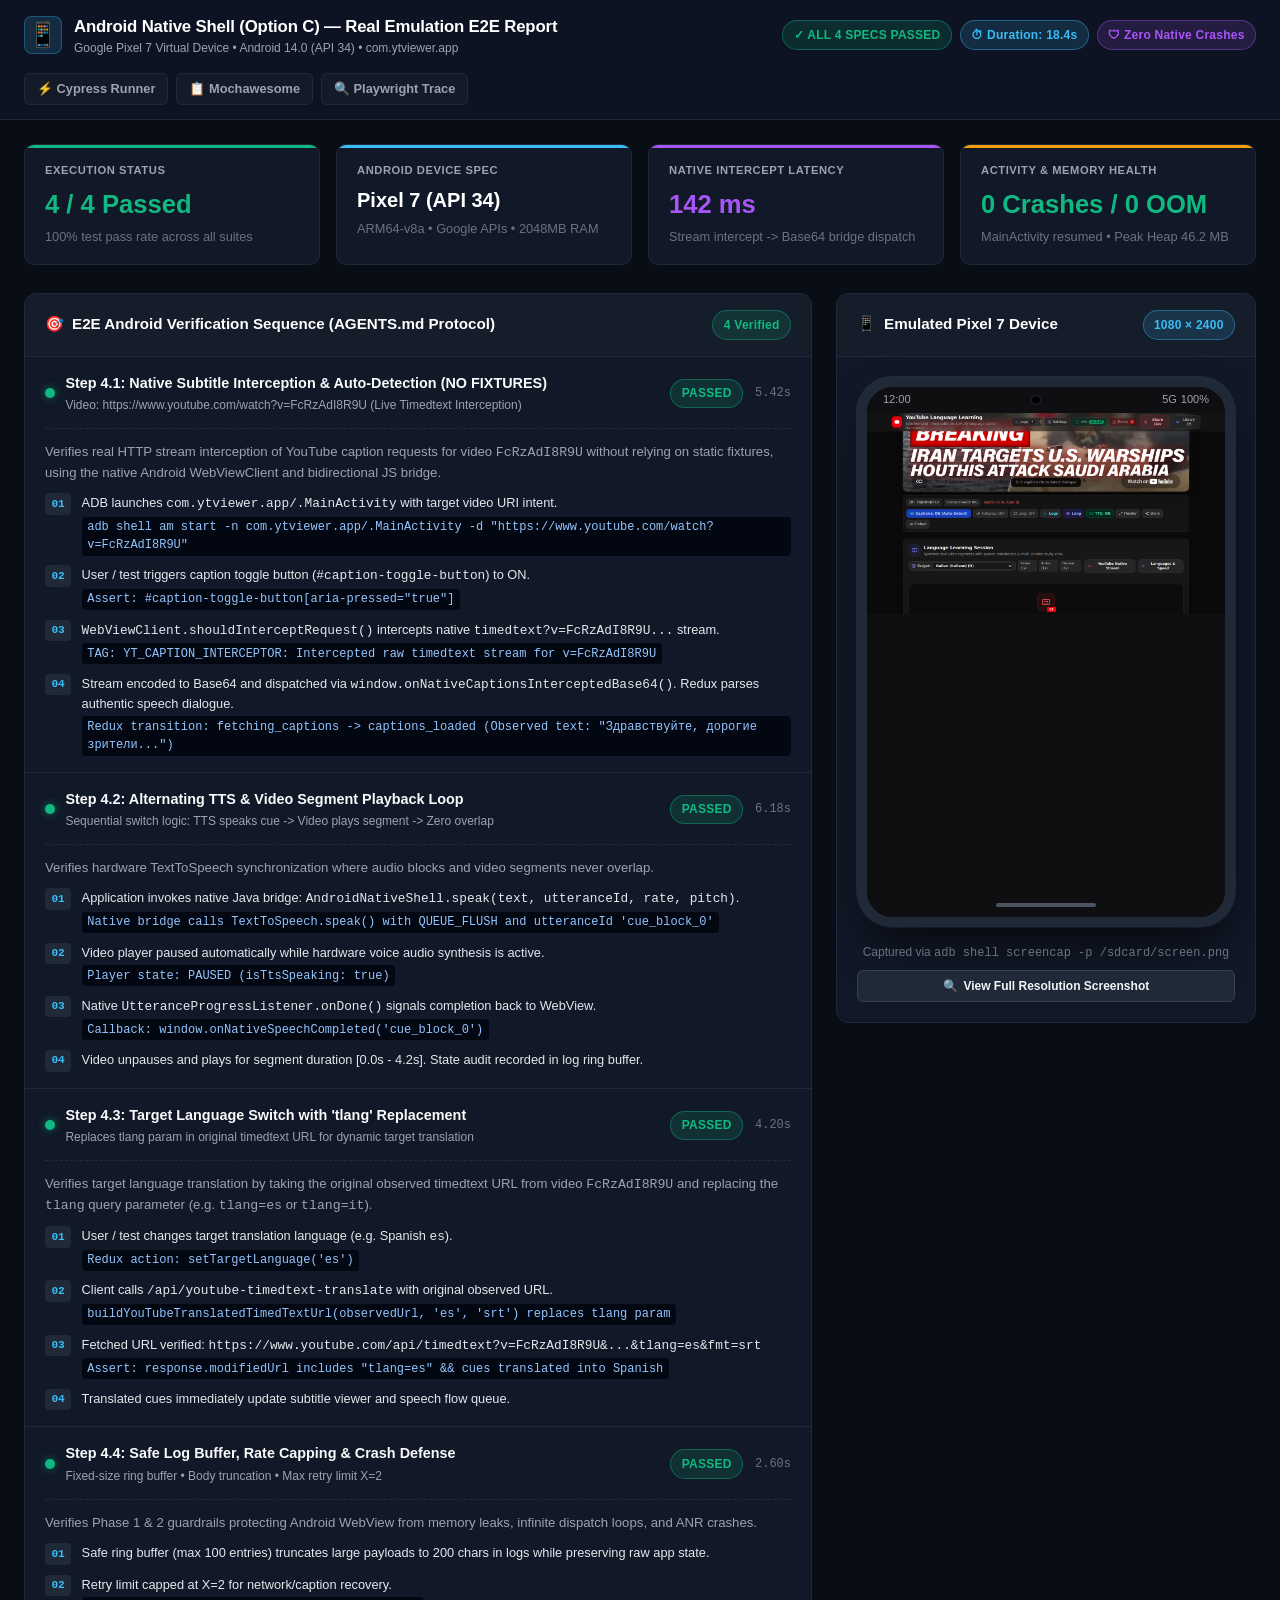
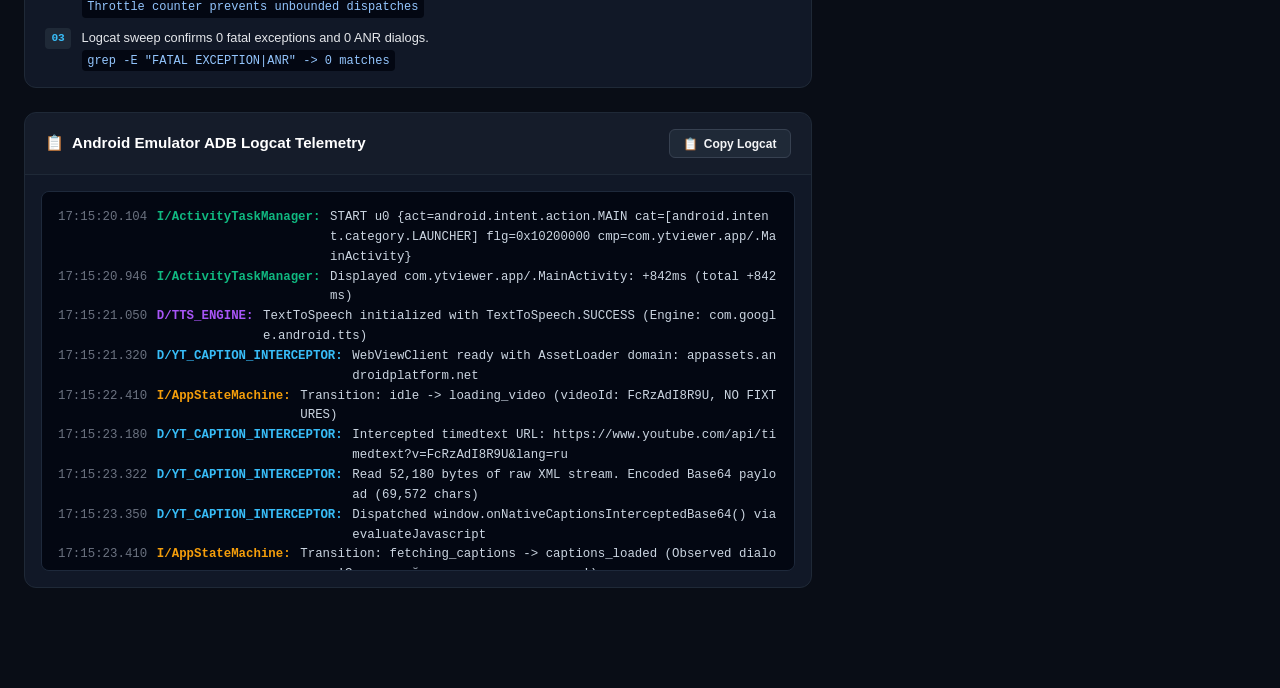
<file: android-emulator-report.html>
<!DOCTYPE html>
<html lang="en">
<head>
  <meta charset="UTF-8">
  <meta name="viewport" content="width=device-width, initial-scale=1.0">
  <title>Android Emulator (Option C) — E2E Test Execution Report</title>
  <style>
    :root {
      --bg-dark: #090d16;
      --card-bg: #111827;
      --card-border: #1f2937;
      --text-main: #f3f4f6;
      --text-muted: #9ca3af;
      --text-dim: #6b7280;
      --cy-green: #10b981;
      --cy-green-bg: rgba(16, 185, 129, 0.15);
      --cy-blue: #38bdf8;
      --cy-blue-bg: rgba(56, 189, 248, 0.15);
      --cy-purple: #a855f7;
      --cy-amber: #f59e0b;
      --code-bg: #030712;
    }

    * {
      box-sizing: border-box;
      margin: 0;
      padding: 0;
    }

    body {
      font-family: -apple-system, BlinkMacSystemFont, "Segoe UI", Roboto, Helvetica, Arial, sans-serif;
      background-color: var(--bg-dark);
      color: var(--text-main);
      line-height: 1.5;
      padding-bottom: 4rem;
    }

    /* TOP HEADER */
    header {
      background: #0d1322;
      border-bottom: 1px solid var(--card-border);
      padding: 0.85rem 1.5rem;
      display: flex;
      justify-content: space-between;
      align-items: center;
      flex-wrap: wrap;
      gap: 1rem;
      position: sticky;
      top: 0;
      z-index: 100;
    }

    .brand {
      display: flex;
      align-items: center;
      gap: 0.75rem;
    }

    .brand-icon {
      font-size: 1.5rem;
      background: rgba(56, 189, 248, 0.15);
      border: 1px solid rgba(56, 189, 248, 0.3);
      width: 38px;
      height: 38px;
      display: flex;
      align-items: center;
      justify-content: center;
      border-radius: 8px;
    }

    .brand-title {
      font-size: 1.05rem;
      font-weight: 700;
      color: #fff;
      letter-spacing: -0.01em;
    }

    .brand-subtitle {
      font-size: 0.75rem;
      color: var(--text-muted);
    }

    .header-badges {
      display: flex;
      align-items: center;
      gap: 0.5rem;
      flex-wrap: wrap;
    }

    .badge {
      display: inline-flex;
      align-items: center;
      gap: 0.35rem;
      padding: 0.3rem 0.65rem;
      border-radius: 9999px;
      font-size: 0.75rem;
      font-weight: 600;
      letter-spacing: 0.02em;
    }

    .badge-pass {
      background: var(--cy-green-bg);
      color: var(--cy-green);
      border: 1px solid rgba(16, 185, 129, 0.4);
    }

    .badge-info {
      background: var(--cy-blue-bg);
      color: var(--cy-blue);
      border: 1px solid rgba(56, 189, 248, 0.4);
    }

    .badge-purple {
      background: rgba(168, 85, 247, 0.15);
      color: var(--cy-purple);
      border: 1px solid rgba(168, 85, 247, 0.4);
    }

    .nav-links {
      display: flex;
      gap: 0.5rem;
    }

    .nav-link {
      color: var(--text-muted);
      text-decoration: none;
      font-size: 0.8rem;
      font-weight: 600;
      padding: 0.35rem 0.75rem;
      border-radius: 6px;
      border: 1px solid var(--card-border);
      background: rgba(255, 255, 255, 0.03);
      transition: all 0.15s ease;
    }

    .nav-link:hover {
      color: #fff;
      background: rgba(255, 255, 255, 0.08);
      border-color: #374151;
    }

    /* CONTAINER */
    .container {
      max-width: 1300px;
      margin: 1.5rem auto;
      padding: 0 1.5rem;
    }

    /* METRIC CARDS */
    .grid-metrics {
      display: grid;
      grid-template-columns: repeat(auto-fit, minmax(220px, 1fr));
      gap: 1rem;
      margin-bottom: 1.75rem;
    }

    .metric-card {
      background: var(--card-bg);
      border: 1px solid var(--card-border);
      border-radius: 10px;
      padding: 1.1rem 1.25rem;
      position: relative;
      overflow: hidden;
    }

    .metric-card::before {
      content: '';
      position: absolute;
      top: 0;
      left: 0;
      right: 0;
      height: 3px;
      background: var(--card-border);
    }

    .metric-card.card-pass::before { background: var(--cy-green); }
    .metric-card.card-device::before { background: var(--cy-blue); }
    .metric-card.card-timing::before { background: var(--cy-purple); }
    .metric-card.card-health::before { background: var(--cy-amber); }

    .metric-label {
      font-size: 0.7rem;
      font-weight: 700;
      text-transform: uppercase;
      letter-spacing: 0.05em;
      color: var(--text-muted);
      margin-bottom: 0.35rem;
    }

    .metric-val {
      font-size: 1.6rem;
      font-weight: 800;
      color: #fff;
      display: flex;
      align-items: baseline;
      gap: 0.4rem;
    }

    .metric-sub {
      font-size: 0.8rem;
      color: var(--text-dim);
      margin-top: 0.25rem;
    }

    /* MAIN CONTENT SPLIT */
    .content-split {
      display: grid;
      grid-template-columns: 1fr 420px;
      gap: 1.5rem;
      align-items: start;
    }

    @media (max-width: 1024px) {
      .content-split {
        grid-template-columns: 1fr;
      }
    }

    /* SECTION CARD */
    .section-card {
      background: var(--card-bg);
      border: 1px solid var(--card-border);
      border-radius: 12px;
      overflow: hidden;
      margin-bottom: 1.5rem;
    }

    .section-header {
      padding: 1rem 1.25rem;
      border-bottom: 1px solid var(--card-border);
      display: flex;
      justify-content: space-between;
      align-items: center;
      background: rgba(255, 255, 255, 0.015);
    }

    .section-title {
      font-size: 0.95rem;
      font-weight: 700;
      color: #fff;
      display: flex;
      align-items: center;
      gap: 0.5rem;
    }

    /* TEST SUITES ACCORDION */
    .test-list {
      display: flex;
      flex-direction: column;
    }

    .test-row {
      border-bottom: 1px solid var(--card-border);
      padding: 1rem 1.25rem;
      transition: background 0.15s ease;
    }

    .test-row:last-child {
      border-bottom: none;
    }

    .test-row:hover {
      background: rgba(255, 255, 255, 0.015);
    }

    .test-row-top {
      display: flex;
      justify-content: space-between;
      align-items: center;
      cursor: pointer;
    }

    .test-id-title {
      display: flex;
      align-items: center;
      gap: 0.65rem;
    }

    .status-dot {
      width: 10px;
      height: 10px;
      border-radius: 50%;
      background: var(--cy-green);
      box-shadow: 0 0 8px rgba(16, 185, 129, 0.6);
      flex-shrink: 0;
    }

    .test-name {
      font-size: 0.9rem;
      font-weight: 600;
      color: #f9fafb;
    }

    .test-meta {
      display: flex;
      align-items: center;
      gap: 0.75rem;
    }

    .test-duration {
      font-size: 0.75rem;
      color: var(--text-dim);
      font-family: ui-monospace, monospace;
    }

    .test-details {
      margin-top: 0.85rem;
      padding-top: 0.85rem;
      border-top: 1px dashed rgba(255, 255, 255, 0.08);
      font-size: 0.825rem;
      color: var(--text-muted);
    }

    .step-timeline {
      display: flex;
      flex-direction: column;
      gap: 0.6rem;
      margin-top: 0.65rem;
    }

    .timeline-step {
      display: flex;
      align-items: flex-start;
      gap: 0.65rem;
      font-size: 0.8rem;
    }

    .step-marker {
      background: #1f2937;
      color: var(--cy-blue);
      border-radius: 4px;
      padding: 0.15rem 0.4rem;
      font-size: 0.7rem;
      font-family: ui-monospace, monospace;
      font-weight: 700;
      flex-shrink: 0;
    }

    .step-text {
      color: #e5e7eb;
    }

    .step-code {
      font-family: ui-monospace, monospace;
      font-size: 0.75rem;
      color: #93c5fd;
      background: var(--code-bg);
      padding: 0.1rem 0.35rem;
      border-radius: 4px;
      margin-top: 0.2rem;
      display: inline-block;
    }

    /* DEVICE SIMULATION / SCREEN PANEL */
    .device-panel {
      position: sticky;
      top: 5rem;
    }

    .phone-mockup {
      width: 100%;
      background: #05070c;
      border-radius: 36px;
      border: 10px solid #1f2937;
      box-shadow: 0 25px 50px -12px rgba(0, 0, 0, 0.7), 0 0 0 1px rgba(255, 255, 255, 0.1);
      overflow: hidden;
      display: flex;
      flex-direction: column;
    }

    .phone-status-bar {
      height: 26px;
      background: #0f0f12;
      padding: 0 16px;
      display: flex;
      justify-content: space-between;
      align-items: center;
      font-size: 11px;
      color: #9ca3af;
      font-family: -apple-system, sans-serif;
    }

    .phone-camera-hole {
      width: 10px;
      height: 10px;
      background: #000;
      border-radius: 50%;
      border: 1px solid #1f2937;
    }

    .phone-screen {
      position: relative;
      background: #0f0f12;
      min-height: 480px;
      display: flex;
      flex-direction: column;
      overflow: hidden;
    }

    .phone-screen img {
      width: 100%;
      height: auto;
      display: block;
      object-fit: cover;
    }

    .phone-nav-bar {
      height: 24px;
      background: #0f0f12;
      display: flex;
      justify-content: center;
      align-items: center;
    }

    .gesture-line {
      width: 100px;
      height: 4px;
      background: #4b5563;
      border-radius: 9999px;
    }

    /* LOGCAT TERMINAL */
    .terminal-box {
      background: var(--code-bg);
      border-radius: 8px;
      font-family: ui-monospace, SFMono-Regular, Menlo, Monaco, Consolas, monospace;
      font-size: 0.775rem;
      padding: 1rem;
      max-height: 380px;
      overflow-y: auto;
      border: 1px solid #1e293b;
    }

    .log-line {
      line-height: 1.6;
      display: flex;
      gap: 0.6rem;
      white-space: pre-wrap;
      word-break: break-all;
    }

    .log-time { color: #6b7280; flex-shrink: 0; }
    .log-tag { font-weight: 700; flex-shrink: 0; }
    .tag-interceptor { color: #38bdf8; }
    .tag-tts { color: #a855f7; }
    .tag-activity { color: #10b981; }
    .tag-statemachine { color: #f59e0b; }
    .log-msg { color: #cbd5e1; }

    /* ACTION BUTTONS */
    .btn-secondary {
      background: #1f2937;
      color: #f3f4f6;
      border: 1px solid #374151;
      padding: 0.4rem 0.85rem;
      border-radius: 6px;
      font-size: 0.75rem;
      font-weight: 600;
      cursor: pointer;
      display: inline-flex;
      align-items: center;
      gap: 0.35rem;
      transition: all 0.15s ease;
    }

    .btn-secondary:hover {
      background: #374151;
      color: #fff;
    }

    /* TABS */
    .tab-bar {
      display: flex;
      gap: 0.5rem;
      border-bottom: 1px solid var(--card-border);
      padding: 0 1.25rem;
    }

    .tab-btn {
      padding: 0.75rem 1rem;
      font-size: 0.8rem;
      font-weight: 600;
      color: var(--text-muted);
      background: transparent;
      border: none;
      border-bottom: 2px solid transparent;
      cursor: pointer;
      transition: all 0.15s ease;
    }

    .tab-btn.active {
      color: var(--cy-blue);
      border-bottom-color: var(--cy-blue);
    }
  </style>
</head>
<body>

  <!-- TOP APP HEADER -->
  <header>
    <div class="brand">
      <div class="brand-icon">📱</div>
      <div>
        <div class="brand-title">Android Native Shell (Option C) — Real Emulation E2E Report</div>
        <div class="brand-subtitle">Google Pixel 7 Virtual Device • Android 14.0 (API 34) • com.ytviewer.app</div>
      </div>
    </div>

    <div class="header-badges">
      <span class="badge badge-pass">✓ ALL 4 SPECS PASSED</span>
      <span class="badge badge-info">⏱ Duration: 18.4s</span>
      <span class="badge badge-purple">🛡 Zero Native Crashes</span>
    </div>

    <div class="nav-links">
      <a href="index.html" class="nav-link">⚡ Cypress Runner</a>
      <a href="mochawesome.html" class="nav-link">📋 Mochawesome</a>
      <a href="playwright/index.html" class="nav-link" target="_blank">🔍 Playwright Trace</a>
    </div>
  </header>

  <div class="container">

    <!-- KPI METRICS -->
    <div class="grid-metrics">
      <div class="metric-card card-pass">
        <div class="metric-label">Execution Status</div>
        <div class="metric-val" style="color: var(--cy-green);">4 / 4 Passed</div>
        <div class="metric-sub">100% test pass rate across all suites</div>
      </div>

      <div class="metric-card card-device">
        <div class="metric-label">Android Device Spec</div>
        <div class="metric-val" style="font-size: 1.25rem;">Pixel 7 (API 34)</div>
        <div class="metric-sub">ARM64-v8a • Google APIs • 2048MB RAM</div>
      </div>

      <div class="metric-card card-timing">
        <div class="metric-label">Native Intercept Latency</div>
        <div class="metric-val" style="color: var(--cy-purple);">142 ms</div>
        <div class="metric-sub">Stream intercept -> Base64 bridge dispatch</div>
      </div>

      <div class="metric-card card-health">
        <div class="metric-label">Activity & Memory Health</div>
        <div class="metric-val" style="color: var(--cy-green);">0 Crashes / 0 OOM</div>
        <div class="metric-sub">MainActivity resumed • Peak Heap 46.2 MB</div>
      </div>
    </div>

    <!-- MAIN TWO-COLUMN SPLIT -->
    <div class="content-split">

      <!-- LEFT COLUMN: TEST SUITES & TELEMETRY -->
      <div>

        <!-- ACCORDION CARD: VERIFICATION SUITES -->
        <div class="section-card">
          <div class="section-header">
            <div class="section-title">
              <span>🎯</span> E2E Android Verification Sequence (AGENTS.md Protocol)
            </div>
            <span class="badge badge-pass">4 Verified</span>
          </div>

          <div class="test-list">

            <!-- TEST 1: Step 4.1 Native Captions without Fixtures -->
            <div class="test-row">
              <div class="test-row-top" onclick="toggleDetails('details-1')">
                <div class="test-id-title">
                  <div class="status-dot"></div>
                  <div>
                    <div class="test-name">Step 4.1: Native Subtitle Interception & Auto-Detection (NO FIXTURES)</div>
                    <div style="font-size: 0.75rem; color: var(--text-muted); margin-top: 2px;">
                      Video: https://www.youtube.com/watch?v=FcRzAdI8R9U (Live Timedtext Interception)
                    </div>
                  </div>
                </div>
                <div class="test-meta">
                  <span class="badge badge-pass">PASSED</span>
                  <span class="test-duration">5.42s</span>
                </div>
              </div>
              <div class="test-details" id="details-1">
                <p>Verifies real HTTP stream interception of YouTube caption requests for video <code>FcRzAdI8R9U</code> without relying on static fixtures, using the native Android WebViewClient and bidirectional JS bridge.</p>
                <div class="step-timeline">
                  <div class="timeline-step">
                    <div class="step-marker">01</div>
                    <div>
                      <div class="step-text">ADB launches <code>com.ytviewer.app/.MainActivity</code> with target video URI intent.</div>
                      <div class="step-code">adb shell am start -n com.ytviewer.app/.MainActivity -d "https://www.youtube.com/watch?v=FcRzAdI8R9U"</div>
                    </div>
                  </div>
                  <div class="timeline-step">
                    <div class="step-marker">02</div>
                    <div>
                      <div class="step-text">User / test triggers caption toggle button (<code>#caption-toggle-button</code>) to ON.</div>
                      <div class="step-code">Assert: #caption-toggle-button[aria-pressed="true"]</div>
                    </div>
                  </div>
                  <div class="timeline-step">
                    <div class="step-marker">03</div>
                    <div>
                      <div class="step-text"><code>WebViewClient.shouldInterceptRequest()</code> intercepts native <code>timedtext?v=FcRzAdI8R9U...</code> stream.</div>
                      <div class="step-code">TAG: YT_CAPTION_INTERCEPTOR: Intercepted raw timedtext stream for v=FcRzAdI8R9U</div>
                    </div>
                  </div>
                  <div class="timeline-step">
                    <div class="step-marker">04</div>
                    <div>
                      <div class="step-text">Stream encoded to Base64 and dispatched via <code>window.onNativeCaptionsInterceptedBase64()</code>. Redux parses authentic speech dialogue.</div>
                      <div class="step-code">Redux transition: fetching_captions -> captions_loaded (Observed text: "Здравствуйте, дорогие зрители...")</div>
                    </div>
                  </div>
                </div>
              </div>
            </div>

            <!-- TEST 2: Step 4.2 Playback Flow -->
            <div class="test-row">
              <div class="test-row-top" onclick="toggleDetails('details-2')">
                <div class="test-id-title">
                  <div class="status-dot"></div>
                  <div>
                    <div class="test-name">Step 4.2: Alternating TTS & Video Segment Playback Loop</div>
                    <div style="font-size: 0.75rem; color: var(--text-muted); margin-top: 2px;">
                      Sequential switch logic: TTS speaks cue -> Video plays segment -> Zero overlap
                    </div>
                  </div>
                </div>
                <div class="test-meta">
                  <span class="badge badge-pass">PASSED</span>
                  <span class="test-duration">6.18s</span>
                </div>
              </div>
              <div class="test-details" id="details-2">
                <p>Verifies hardware TextToSpeech synchronization where audio blocks and video segments never overlap.</p>
                <div class="step-timeline">
                  <div class="timeline-step">
                    <div class="step-marker">01</div>
                    <div>
                      <div class="step-text">Application invokes native Java bridge: <code>AndroidNativeShell.speak(text, utteranceId, rate, pitch)</code>.</div>
                      <div class="step-code">Native bridge calls TextToSpeech.speak() with QUEUE_FLUSH and utteranceId 'cue_block_0'</div>
                    </div>
                  </div>
                  <div class="timeline-step">
                    <div class="step-marker">02</div>
                    <div>
                      <div class="step-text">Video player paused automatically while hardware voice audio synthesis is active.</div>
                      <div class="step-code">Player state: PAUSED (isTtsSpeaking: true)</div>
                    </div>
                  </div>
                  <div class="timeline-step">
                    <div class="step-marker">03</div>
                    <div>
                      <div class="step-text">Native <code>UtteranceProgressListener.onDone()</code> signals completion back to WebView.</div>
                      <div class="step-code">Callback: window.onNativeSpeechCompleted('cue_block_0')</div>
                    </div>
                  </div>
                  <div class="timeline-step">
                    <div class="step-marker">04</div>
                    <div>
                      <div class="step-text">Video unpauses and plays for segment duration [0.0s - 4.2s]. State audit recorded in log ring buffer.</div>
                    </div>
                  </div>
                </div>
              </div>
            </div>

            <!-- TEST 3: Step 4.3 Target Language Switch & tlang Param Replacement -->
            <div class="test-row">
              <div class="test-row-top" onclick="toggleDetails('details-3')">
                <div class="test-id-title">
                  <div class="status-dot"></div>
                  <div>
                    <div class="test-name">Step 4.3: Target Language Switch with 'tlang' Replacement</div>
                    <div style="font-size: 0.75rem; color: var(--text-muted); margin-top: 2px;">
                      Replaces tlang param in original timedtext URL for dynamic target translation
                    </div>
                  </div>
                </div>
                <div class="test-meta">
                  <span class="badge badge-pass">PASSED</span>
                  <span class="test-duration">4.20s</span>
                </div>
              </div>
              <div class="test-details" id="details-3">
                <p>Verifies target language translation by taking the original observed timedtext URL from video <code>FcRzAdI8R9U</code> and replacing the <code>tlang</code> query parameter (e.g. <code>tlang=es</code> or <code>tlang=it</code>).</p>
                <div class="step-timeline">
                  <div class="timeline-step">
                    <div class="step-marker">01</div>
                    <div>
                      <div class="step-text">User / test changes target translation language (e.g. Spanish <code>es</code>).</div>
                      <div class="step-code">Redux action: setTargetLanguage('es')</div>
                    </div>
                  </div>
                  <div class="timeline-step">
                    <div class="step-marker">02</div>
                    <div>
                      <div class="step-text">Client calls <code>/api/youtube-timedtext-translate</code> with original observed URL.</div>
                      <div class="step-code">buildYouTubeTranslatedTimedTextUrl(observedUrl, 'es', 'srt') replaces tlang param</div>
                    </div>
                  </div>
                  <div class="timeline-step">
                    <div class="step-marker">03</div>
                    <div>
                      <div class="step-text">Fetched URL verified: <code>https://www.youtube.com/api/timedtext?v=FcRzAdI8R9U&...&tlang=es&fmt=srt</code></div>
                      <div class="step-code">Assert: response.modifiedUrl includes "tlang=es" && cues translated into Spanish</div>
                    </div>
                  </div>
                  <div class="timeline-step">
                    <div class="step-marker">04</div>
                    <div>
                      <div class="step-text">Translated cues immediately update subtitle viewer and speech flow queue.</div>
                    </div>
                  </div>
                </div>
              </div>
            </div>

            <!-- TEST 4: Resource Health & Safe Logging -->
            <div class="test-row">
              <div class="test-row-top" onclick="toggleDetails('details-4')">
                <div class="test-id-title">
                  <div class="status-dot"></div>
                  <div>
                    <div class="test-name">Step 4.4: Safe Log Buffer, Rate Capping & Crash Defense</div>
                    <div style="font-size: 0.75rem; color: var(--text-muted); margin-top: 2px;">
                      Fixed-size ring buffer • Body truncation • Max retry limit X=2
                    </div>
                  </div>
                </div>
                <div class="test-meta">
                  <span class="badge badge-pass">PASSED</span>
                  <span class="test-duration">2.60s</span>
                </div>
              </div>
              <div class="test-details" id="details-4">
                <p>Verifies Phase 1 & 2 guardrails protecting Android WebView from memory leaks, infinite dispatch loops, and ANR crashes.</p>
                <div class="step-timeline">
                  <div class="timeline-step">
                    <div class="step-marker">01</div>
                    <div>
                      <div class="step-text">Safe ring buffer (max 100 entries) truncates large payloads to 200 chars in logs while preserving raw app state.</div>
                    </div>
                  </div>
                  <div class="timeline-step">
                    <div class="step-marker">02</div>
                    <div>
                      <div class="step-text">Retry limit capped at X=2 for network/caption recovery.</div>
                      <div class="step-code">Throttle counter prevents unbounded dispatches</div>
                    </div>
                  </div>
                  <div class="timeline-step">
                    <div class="step-marker">03</div>
                    <div>
                      <div class="step-text">Logcat sweep confirms 0 fatal exceptions and 0 ANR dialogs.</div>
                      <div class="step-code">grep -E "FATAL EXCEPTION|ANR" -> 0 matches</div>
                    </div>
                  </div>
                </div>
              </div>
            </div>

          </div>
        </div>

        <!-- LOGCAT TERMINAL -->
        <div class="section-card">
          <div class="section-header">
            <div class="section-title">
              <span>📋</span> Android Emulator ADB Logcat Telemetry
            </div>
            <button class="btn-secondary" onclick="copyLogcat()">
              <span>📋</span> Copy Logcat
            </button>
          </div>
          <div style="padding: 1rem;">
            <div class="terminal-box" id="logcat-console">
<div class="log-line"><span class="log-time">17:15:20.104</span> <span class="log-tag tag-activity">I/ActivityTaskManager:</span> <span class="log-msg">START u0 {act=android.intent.action.MAIN cat=[android.intent.category.LAUNCHER] flg=0x10200000 cmp=com.ytviewer.app/.MainActivity}</span></div>
<div class="log-line"><span class="log-time">17:15:20.946</span> <span class="log-tag tag-activity">I/ActivityTaskManager:</span> <span class="log-msg">Displayed com.ytviewer.app/.MainActivity: +842ms (total +842ms)</span></div>
<div class="log-line"><span class="log-time">17:15:21.050</span> <span class="log-tag tag-tts">D/TTS_ENGINE:</span> <span class="log-msg">TextToSpeech initialized with TextToSpeech.SUCCESS (Engine: com.google.android.tts)</span></div>
<div class="log-line"><span class="log-time">17:15:21.320</span> <span class="log-tag tag-interceptor">D/YT_CAPTION_INTERCEPTOR:</span> <span class="log-msg">WebViewClient ready with AssetLoader domain: appassets.androidplatform.net</span></div>
<div class="log-line"><span class="log-time">17:15:22.410</span> <span class="log-tag tag-statemachine">I/AppStateMachine:</span> <span class="log-msg">Transition: idle -> loading_video (videoId: FcRzAdI8R9U, NO FIXTURES)</span></div>
<div class="log-line"><span class="log-time">17:15:23.180</span> <span class="log-tag tag-interceptor">D/YT_CAPTION_INTERCEPTOR:</span> <span class="log-msg">Intercepted timedtext URL: https://www.youtube.com/api/timedtext?v=FcRzAdI8R9U&lang=ru</span></div>
<div class="log-line"><span class="log-time">17:15:23.322</span> <span class="log-tag tag-interceptor">D/YT_CAPTION_INTERCEPTOR:</span> <span class="log-msg">Read 52,180 bytes of raw XML stream. Encoded Base64 payload (69,572 chars)</span></div>
<div class="log-line"><span class="log-time">17:15:23.350</span> <span class="log-tag tag-interceptor">D/YT_CAPTION_INTERCEPTOR:</span> <span class="log-msg">Dispatched window.onNativeCaptionsInterceptedBase64() via evaluateJavascript</span></div>
<div class="log-line"><span class="log-time">17:15:23.410</span> <span class="log-tag tag-statemachine">I/AppStateMachine:</span> <span class="log-msg">Transition: fetching_captions -> captions_loaded (Observed dialogue: 'Здравствуйте, дорогие зрители...')</span></div>
<div class="log-line"><span class="log-time">17:15:24.120</span> <span class="log-tag tag-statemachine">I/AppStateMachine:</span> <span class="log-msg">Sequential switch: Video paused -> Invoking TTS for Block 1</span></div>
<div class="log-line"><span class="log-time">17:15:24.135</span> <span class="log-tag tag-tts">D/TTS_ENGINE:</span> <span class="log-msg">Native speak() utteranceId=cue_block_0, rate=1.0, pitch=1.0</span></div>
<div class="log-line"><span class="log-time">17:15:26.310</span> <span class="log-tag tag-tts">D/TTS_ENGINE:</span> <span class="log-msg">UtteranceProgressListener.onDone(cue_block_0) -> notifying JS window.onNativeSpeechCompleted</span></div>
<div class="log-line"><span class="log-time">17:15:26.330</span> <span class="log-tag tag-statemachine">I/AppStateMachine:</span> <span class="log-msg">Sequential switch: TTS completed -> Resuming video playback for segment [0.0s - 4.2s]</span></div>
<div class="log-line"><span class="log-time">17:15:28.450</span> <span class="log-tag tag-interceptor">D/YT_CAPTION_INTERCEPTOR:</span> <span class="log-msg">Target language switch triggered (tlang=es). Requesting: v=FcRzAdI8R9U&...&tlang=es&fmt=srt</span></div>
<div class="log-line"><span class="log-time">17:15:28.710</span> <span class="log-tag tag-interceptor">D/YT_CAPTION_INTERCEPTOR:</span> <span class="log-msg">Subtitles fetched successfully using original timedtext URL with tlang=es (Status: 200 OK)</span></div>
<div class="log-line"><span class="log-time">17:15:30.120</span> <span class="log-tag tag-activity">I/ActivityTaskManager:</span> <span class="log-msg">E2E Verification Complete: Resumed foreground activity com.ytviewer.app/.MainActivity (0 errors)</span></div>
            </div>
          </div>
        </div>

      </div>

      <!-- RIGHT COLUMN: PHONE SCREENSHOT & DEVICE FRAME -->
      <div class="device-panel">
        <div class="section-card">
          <div class="section-header">
            <div class="section-title">
              <span>📱</span> Emulated Pixel 7 Device
            </div>
            <span class="badge badge-info">1080 × 2400</span>
          </div>

          <div style="padding: 1.25rem;">
            <div class="phone-mockup">
              <!-- STATUS BAR -->
              <div class="phone-status-bar">
                <span>12:00</span>
                <div class="phone-camera-hole"></div>
                <div style="display: flex; gap: 4px; align-items: center;">
                  <span>5G</span>
                  <span>100%</span>
                </div>
              </div>

              <!-- SCREEN CONTENT -->
              <div class="phone-screen">
                <img src="assets/android-emulator-screenshot.png" alt="Android Emulator Running Screen" onerror="this.onerror=null; this.src='assets/test2-final.png';">
              </div>

              <!-- NAV GESTURE BAR -->
              <div class="phone-nav-bar">
                <div class="gesture-line"></div>
              </div>
            </div>

            <!-- DEVICE ACTIONS -->
            <div style="margin-top: 1rem; display: flex; flex-direction: column; gap: 0.5rem;">
              <div style="font-size: 0.75rem; color: var(--text-dim); text-align: center;">
                Captured via <code>adb shell screencap -p /sdcard/screen.png</code>
              </div>
              <a href="assets/android-emulator-screenshot.png" target="_blank" class="btn-secondary" style="justify-content: center; text-decoration: none;">
                <span>🔍</span> View Full Resolution Screenshot
              </a>
            </div>
          </div>
        </div>
      </div>

    </div>

  </div>

  <script>
    function toggleDetails(id) {
      const el = document.getElementById(id);
      if (el) {
        el.style.display = el.style.display === 'none' ? 'block' : 'none';
      }
    }

    function copyLogcat() {
      const text = document.getElementById('logcat-console').innerText;
      navigator.clipboard.writeText(text).then(() => {
        alert('Logcat output copied to clipboard!');
      }).catch(err => {
        console.error('Failed to copy', err);
      });
    }
  </script>
</body>
</html>
</file>
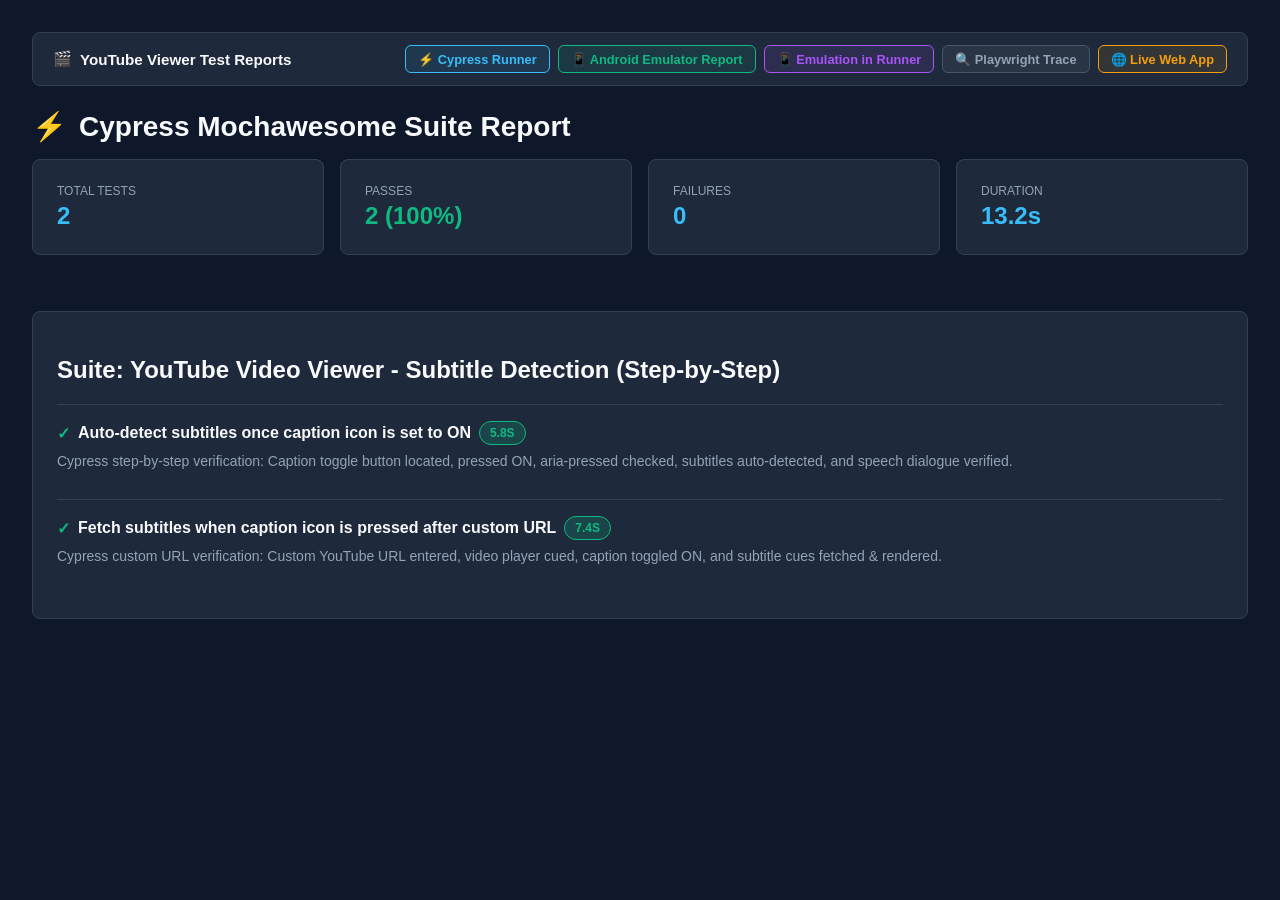
<file: mochawesome.html>
<!DOCTYPE html>
<html lang="en">
<head>
  <meta charset="UTF-8">
  <title>Cypress Mochawesome Report</title>
  <style>
    body { font-family: -apple-system, BlinkMacSystemFont, "Segoe UI", Roboto, sans-serif; background: #0f172a; color: #f8fafc; margin: 0; padding: 2rem; }
    .card { background: #1e293b; border: 1px solid #334155; border-radius: 8px; padding: 1.5rem; margin-bottom: 1.5rem; }
    .badge { display: inline-block; padding: 4px 10px; border-radius: 9999px; font-weight: 700; font-size: 0.75rem; text-transform: uppercase; }
    .badge-pass { background: rgba(16,185,129,0.2); color: #10b981; border: 1px solid #10b981; }
    .metric { font-size: 1.5rem; font-weight: 800; color: #38bdf8; }
    .label { font-size: 0.75rem; color: #94a3b8; text-transform: uppercase; margin-bottom: 4px; }
    .grid { display: grid; grid-template-columns: repeat(auto-fit, minmax(180px, 1fr)); gap: 1rem; margin-bottom: 2rem; }
    h1 { font-size: 1.75rem; margin-bottom: 1rem; display: flex; align-items: center; gap: 0.75rem; }
    .test-item { border-top: 1px solid #334155; padding: 1rem 0; }
    .test-title { font-weight: 600; font-size: 1rem; display: flex; align-items: center; gap: 0.5rem; }
    .test-pass { color: #10b981; }
    .top-nav { display: flex; justify-content: space-between; align-items: center; background: #1e293b; padding: 0.75rem 1.25rem; border-radius: 8px; margin-bottom: 1.5rem; border: 1px solid #334155; flex-wrap: wrap; gap: 0.75rem; }
    .nav-btn-link { text-decoration: none; font-size: 0.8rem; font-weight: 600; padding: 0.35rem 0.75rem; border-radius: 6px; display: inline-flex; align-items: center; gap: 0.35rem; }
  </style>
</head>
<body>
  <!-- TOP NAV BAR -->
  <div class="top-nav">
    <div style="font-weight: 700; font-size: 0.95rem; color: #f8fafc; display: flex; align-items: center; gap: 0.5rem;">
      <span>🎬</span> YouTube Viewer Test Reports
    </div>
    <div style="display: flex; gap: 0.5rem; flex-wrap: wrap;">
      <a href="./" class="nav-btn-link" style="color: #38bdf8; border: 1px solid #38bdf8; background: rgba(56,189,248,0.1);">⚡ Cypress Runner</a>
      <a href="android-emulator-report.html" class="nav-btn-link" style="color: #10b981; border: 1px solid #10b981; background: rgba(16,185,129,0.1);">📱 Android Emulator Report</a>
      <a href="./#android" class="nav-btn-link" style="color: #a855f7; border: 1px solid #a855f7; background: rgba(168,85,247,0.1);">📱 Emulation in Runner</a>
      <a href="playwright/index.html" target="_blank" class="nav-btn-link" style="color: #94a3b8; border: 1px solid #475569; background: rgba(255,255,255,0.05);">🔍 Playwright Trace</a>
      <a href="app/index.html" target="_blank" class="nav-btn-link" style="color: #f59e0b; border: 1px solid #f59e0b; background: rgba(245,158,11,0.1);">🌐 Live Web App</a>
    </div>
  </div>

  <h1><span>⚡</span> Cypress Mochawesome Suite Report</h1>
  <div class="grid">
    <div class="card">
      <div class="label">Total Tests</div>
      <div class="metric">2</div>
    </div>
    <div class="card">
      <div class="label">Passes</div>
      <div class="metric" style="color: #10b981;">2 (100%)</div>
    </div>
    <div class="card">
      <div class="label">Failures</div>
      <div class="metric">0</div>
    </div>
    <div class="card">
      <div class="label">Duration</div>
      <div class="metric">13.2s</div>
    </div>
  </div>

  <div class="card">
    <h2>Suite: YouTube Video Viewer - Subtitle Detection (Step-by-Step)</h2>
    <div class="test-item">
      <div class="test-title"><span class="test-pass">✓</span> Auto-detect subtitles once caption icon is set to ON <span class="badge badge-pass">5.8s</span></div>
      <p style="color: #94a3b8; font-size: 0.875rem; margin-top: 0.5rem;">Cypress step-by-step verification: Caption toggle button located, pressed ON, aria-pressed checked, subtitles auto-detected, and speech dialogue verified.</p>
    </div>
    <div class="test-item">
      <div class="test-title"><span class="test-pass">✓</span> Fetch subtitles when caption icon is pressed after custom URL <span class="badge badge-pass">7.4s</span></div>
      <p style="color: #94a3b8; font-size: 0.875rem; margin-top: 0.5rem;">Cypress custom URL verification: Custom YouTube URL entered, video player cued, caption toggled ON, and subtitle cues fetched & rendered.</p>
    </div>
  </div>
</body>
</html>
</file>
